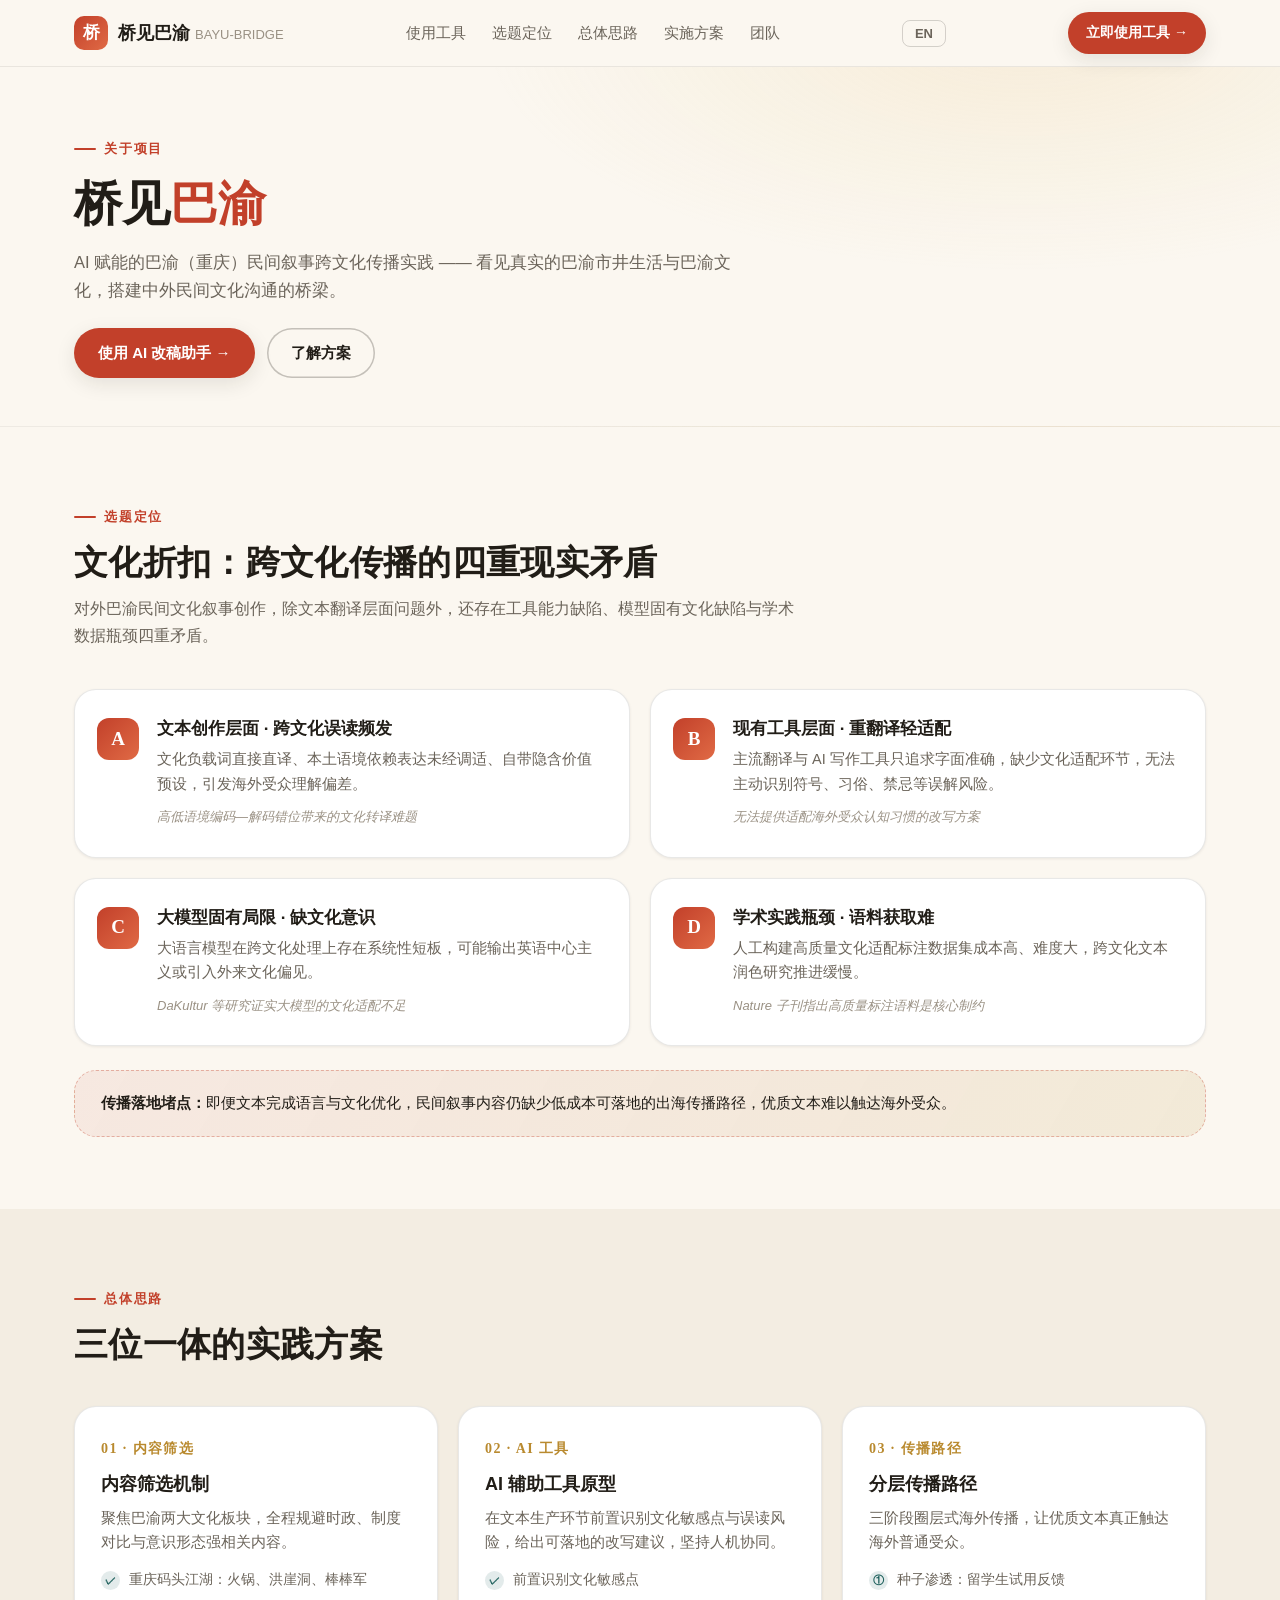
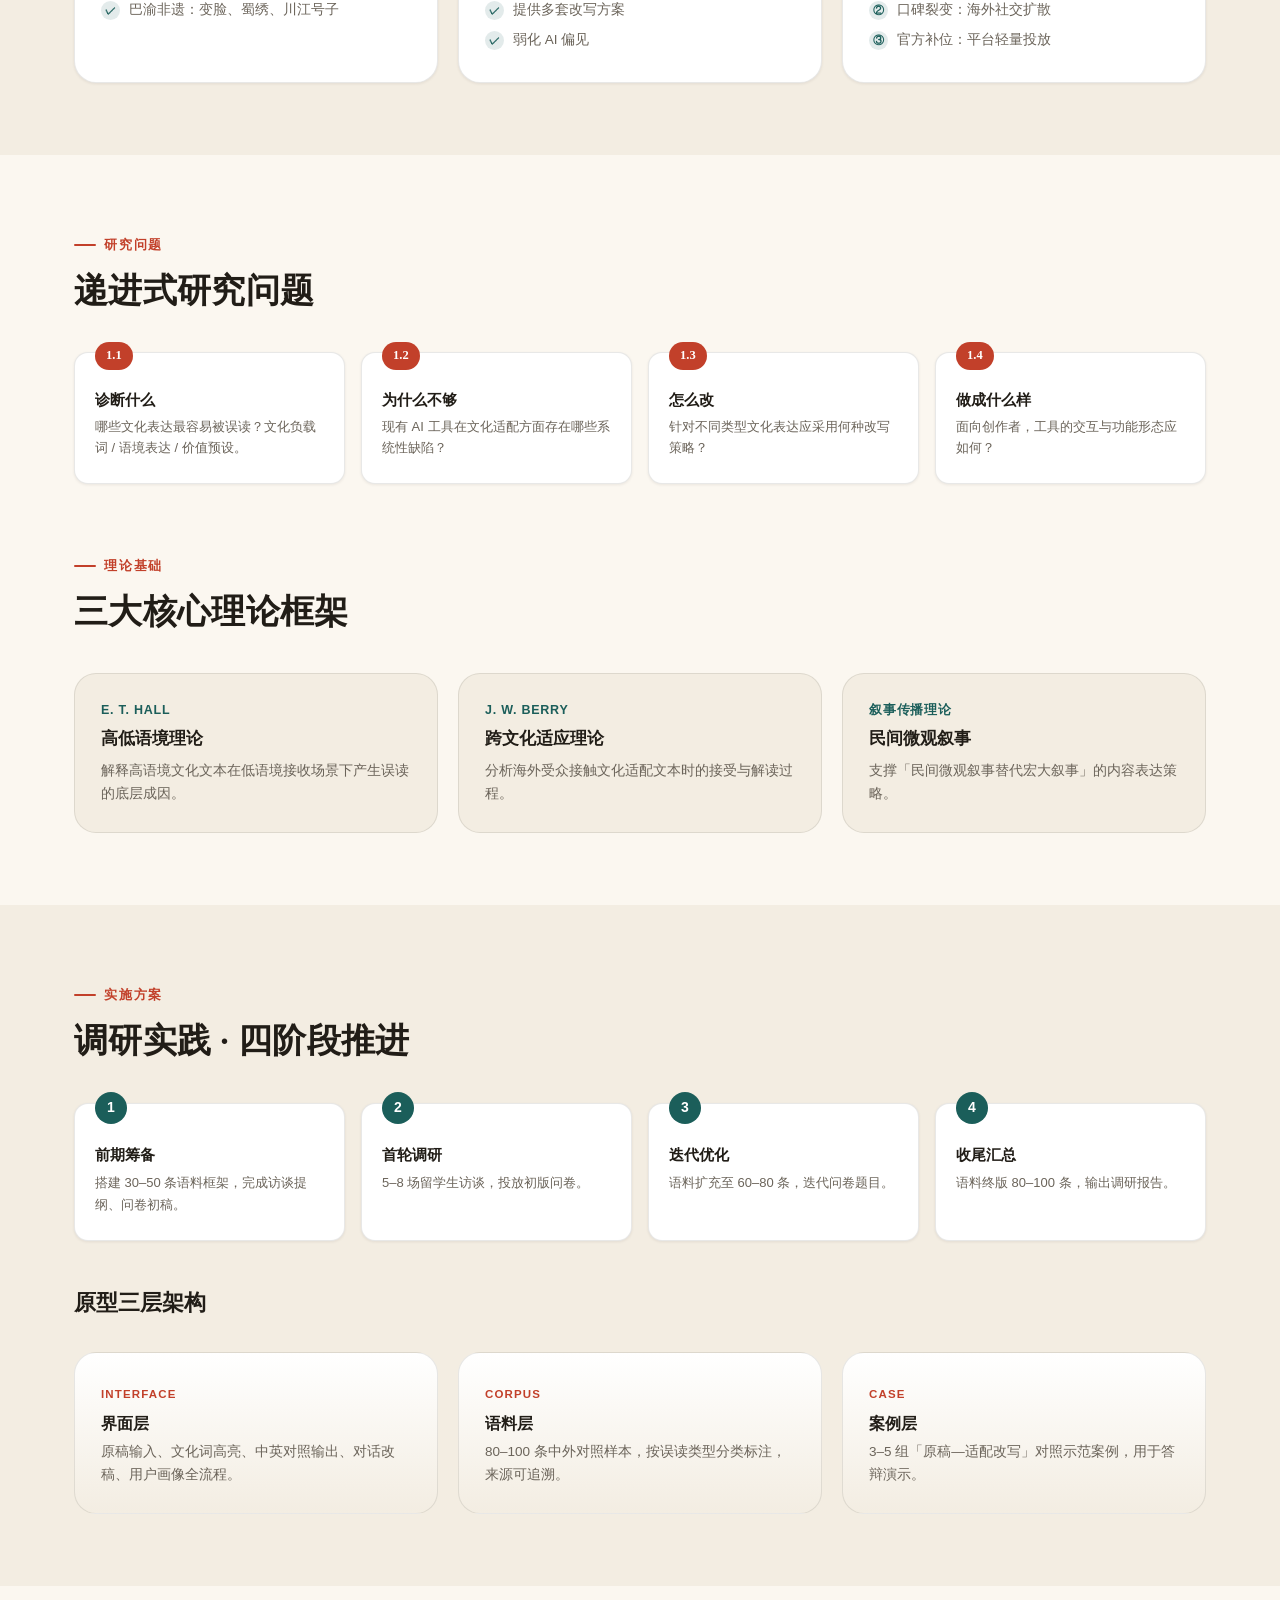
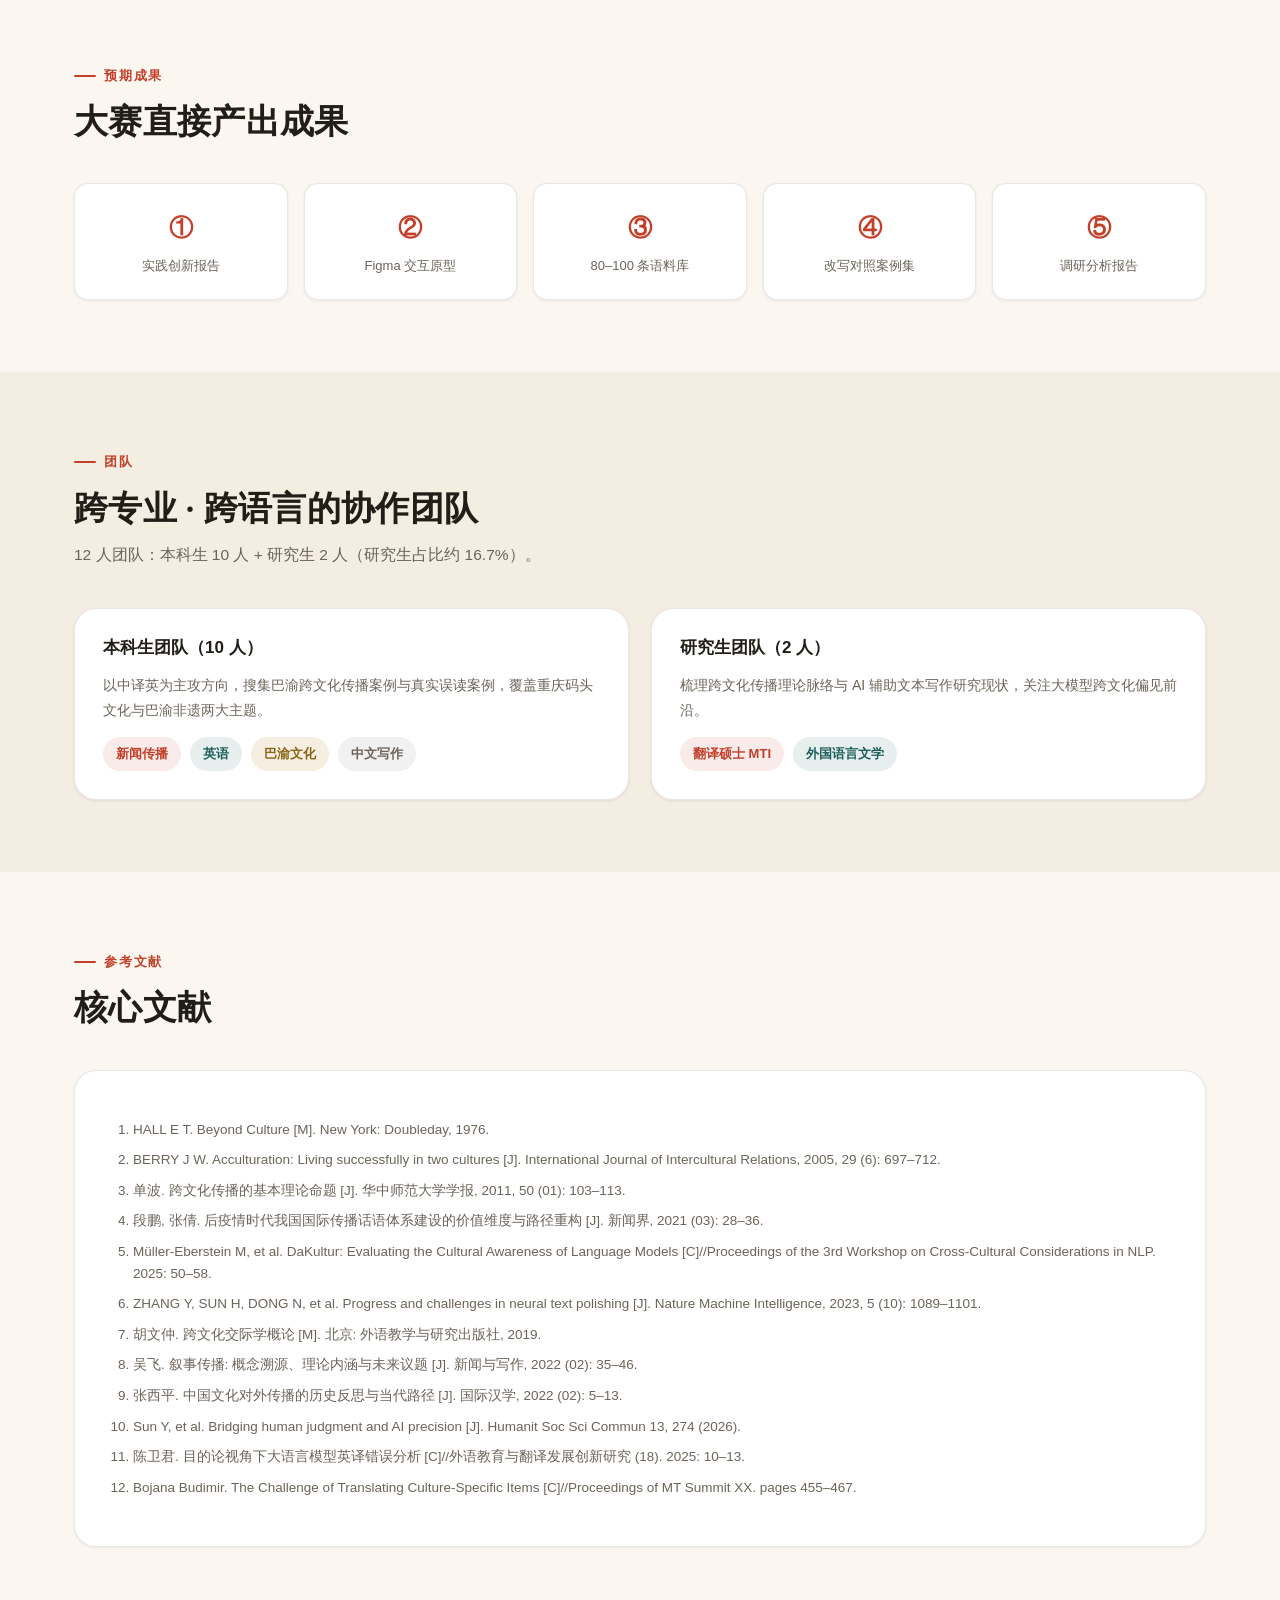
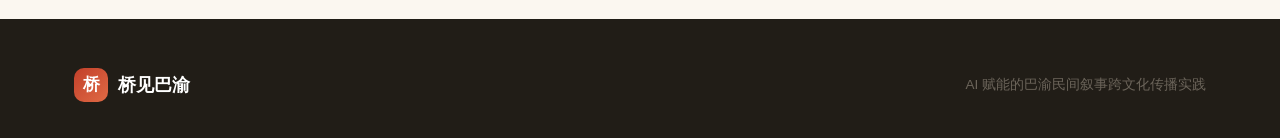
<file: about.html>
<!DOCTYPE html>
<html lang="zh-CN">
<head>
  <meta charset="UTF-8" />
  <meta name="viewport" content="width=device-width, initial-scale=1.0" />
  <title>关于项目 · 桥见巴渝</title>
  <meta name="description" content="桥见巴渝——AI 赋能的巴渝（重庆）民间叙事跨文化传播实践，项目背景、方案与团队介绍。" />
  <link rel="stylesheet" href="css/style.css" />
  <style>
    .nav {
      position: sticky; top: 0; z-index: 50;
      background: rgba(251, 247, 240, 0.86);
      backdrop-filter: blur(12px); -webkit-backdrop-filter: blur(12px);
      border-bottom: 1px solid rgba(33, 29, 23, 0.08);
    }
    .nav-inner { max-width: var(--maxw); margin: 0 auto; padding: 0 24px; height: 66px; display: flex; align-items: center; justify-content: space-between; }
    .brand { display: flex; align-items: center; gap: 10px; font-weight: 700; font-size: 18px; }
    .brand-mark { width: 34px; height: 34px; border-radius: 10px; background: linear-gradient(135deg, var(--cinnabar), #e06a45); display: grid; place-items: center; color: #fff; font-family: var(--font-serif); font-size: 17px; font-weight: 700; }
    .nav-links { display: flex; align-items: center; gap: 26px; }
    .nav-links a { font-size: 14.5px; color: var(--ink-soft); font-weight: 500; transition: color .16s; }
    .nav-links a:hover { color: var(--cinnabar); }
    .lang-btn { background: transparent; border: 1px solid rgba(33,29,23,.18); border-radius: 8px; padding: 5px 12px; font-size: 13px; font-weight: 700; color: var(--ink-soft); cursor: pointer; transition: color .16s, border-color .16s; }
    .lang-btn:hover { color: var(--cinnabar); border-color: var(--cinnabar); }

    .hero { padding: 64px 0 48px; background: radial-gradient(900px 400px at 80% -10%, rgba(230,201,135,.22), transparent 60%), var(--paper); border-bottom: 1px solid rgba(33,29,23,.06); }
    .hero-inner { max-width: var(--maxw); margin: 0 auto; padding: 0 24px; }
    .hero h1 { font-family: var(--font-serif); font-size: clamp(32px, 5vw, 48px); }
    .hero h1 .accent { color: var(--cinnabar); }
    .hero .lead { margin-top: 14px; max-width: 680px; color: var(--ink-soft); font-size: 16.5px; }
    .hero-actions { margin-top: 24px; display: flex; gap: 12px; flex-wrap: wrap; }

    .section { padding: 72px 0; }
    .section-head { max-width: 720px; margin-bottom: 40px; }
    .section-title { font-family: var(--font-serif); font-size: clamp(24px, 3.6vw, 34px); }
    .section-lead { margin-top: 12px; color: var(--ink-soft); font-size: 15.5px; }

    .pains { display: grid; grid-template-columns: repeat(2, 1fr); gap: 20px; }
    .pain { position: relative; padding: 28px 28px 28px 82px; background: #fff; border: var(--border); border-radius: var(--r-lg); box-shadow: var(--shadow-sm); }
    .pain-index { position: absolute; left: 22px; top: 28px; width: 42px; height: 42px; border-radius: 12px; display: grid; place-items: center; font-family: var(--font-serif); font-size: 19px; font-weight: 700; color: #fff; background: linear-gradient(135deg, var(--cinnabar), #e06a45); }
    .pain h3 { font-size: 17px; margin-bottom: 8px; }
    .pain p { color: var(--ink-soft); font-size: 14.5px; }
    .pain .pain-note { margin-top: 10px; font-size: 13px; color: var(--ink-faint); font-style: italic; }
    .gap-banner { margin-top: 24px; padding: 20px 26px; border-radius: var(--r-lg); background: linear-gradient(120deg, rgba(194,64,42,.08), rgba(185,138,47,.12)); border: 1px dashed rgba(194,64,42,.35); }
    .gap-banner p { color: var(--ink); font-size: 14.5px; }

    .pillars { display: grid; grid-template-columns: repeat(3, 1fr); gap: 20px; }
    .pillar { padding: 30px 26px; background: #fff; border: var(--border); border-radius: var(--r-lg); box-shadow: var(--shadow-sm); }
    .pillar-num { font-family: var(--font-serif); font-size: 14px; font-weight: 700; color: var(--gold); letter-spacing: .1em; margin-bottom: 12px; }
    .pillar h3 { font-size: 18px; margin-bottom: 10px; }
    .pillar p { color: var(--ink-soft); font-size: 14.5px; }
    .pillar .steps { margin-top: 14px; display: flex; flex-direction: column; gap: 7px; }
    .pillar .step { display: flex; align-items: center; gap: 9px; font-size: 13.5px; color: var(--ink-soft); }
    .pillar .step i { font-style: normal; width: 19px; height: 19px; border-radius: 50%; flex: none; background: rgba(27,94,90,.12); color: var(--teal); font-size: 11px; font-weight: 700; display: grid; place-items: center; }

    .questions { display: grid; grid-template-columns: repeat(4, 1fr); gap: 16px; }
    .question { padding: 24px 20px; background: #fff; border: var(--border); border-radius: var(--r-md); box-shadow: var(--shadow-sm); position: relative; padding-top: 38px; }
    .question .q-tag { position: absolute; top: -11px; left: 20px; font-family: var(--font-serif); font-size: 12.5px; font-weight: 700; padding: 3px 11px; border-radius: 999px; background: var(--cinnabar); color: #fff; }
    .question h4 { font-size: 15px; margin-bottom: 7px; }
    .question p { font-size: 13px; color: var(--ink-soft); line-height: 1.6; }

    .theories { display: grid; grid-template-columns: repeat(3, 1fr); gap: 20px; }
    .theory { padding: 26px; background: var(--paper-deep); border-radius: var(--r-lg); border: var(--border); }
    .theory .t-name { font-size: 12.5px; font-weight: 700; color: var(--teal); letter-spacing: .06em; margin-bottom: 7px; }
    .theory h3 { font-size: 17px; margin-bottom: 9px; }
    .theory p { font-size: 14px; color: var(--ink-soft); }

    .phases { display: grid; grid-template-columns: repeat(4, 1fr); gap: 16px; }
    .phase { padding: 24px 20px; background: #fff; border: var(--border); border-radius: var(--r-md); box-shadow: var(--shadow-sm); position: relative; padding-top: 42px; }
    .phase .p-num { position: absolute; top: -12px; left: 20px; width: 32px; height: 32px; border-radius: 50%; background: var(--teal); color: #fff; display: grid; place-items: center; font-weight: 700; font-size: 14px; }
    .phase h4 { font-size: 15px; margin-bottom: 7px; }
    .phase p { font-size: 13px; color: var(--ink-soft); }

    .layers { display: grid; grid-template-columns: repeat(3, 1fr); gap: 20px; margin-top: 36px; }
    .layer { padding: 26px; background: linear-gradient(180deg, #fff, var(--paper-deep)); border: var(--border); border-radius: var(--r-lg); }
    .layer .l-tag { display: inline-block; font-size: 11.5px; font-weight: 700; color: var(--cinnabar); letter-spacing: .1em; margin-bottom: 9px; }
    .layer h4 { font-size: 16px; margin-bottom: 7px; }
    .layer p { font-size: 13.5px; color: var(--ink-soft); }

    .outcomes { display: grid; grid-template-columns: repeat(5, 1fr); gap: 16px; }
    .outcome { padding: 24px 16px; background: #fff; border: var(--border); border-radius: var(--r-md); box-shadow: var(--shadow-sm); text-align: center; }
    .outcome .o-num { font-family: var(--font-serif); font-size: 24px; font-weight: 700; color: var(--cinnabar); }
    .outcome p { margin-top: 7px; font-size: 13px; color: var(--ink-soft); line-height: 1.5; }

    .team-summary { display: grid; grid-template-columns: 1fr 1fr; gap: 22px; }
    .team-card { padding: 28px; background: #fff; border: var(--border); border-radius: var(--r-lg); box-shadow: var(--shadow-sm); }
    .team-card h3 { font-size: 17px; margin-bottom: 14px; }
    .team-card p { color: var(--ink-soft); font-size: 14px; line-height: 1.8; }
    .team-major { display: flex; flex-wrap: wrap; gap: 9px; margin-top: 14px; }
    .team-major .tag { font-size: 13px; padding: 6px 13px; }

    .refs { background: #fff; border: var(--border); border-radius: var(--r-lg); box-shadow: var(--shadow-sm); padding: 32px 36px; }
    .refs ol { padding-left: 22px; }
    .refs li { font-size: 13.5px; color: var(--ink-soft); margin-bottom: 9px; line-height: 1.6; }

    .footer { padding: 48px 0 36px; background: var(--ink); color: rgba(251,247,240,.7); }
    .footer-inner { max-width: var(--maxw); margin: 0 auto; padding: 0 24px; display: flex; align-items: center; justify-content: space-between; flex-wrap: wrap; gap: 16px; }
    .footer .brand { color: #fff; }
    .footer p { font-size: 13.5px; }

    @media (max-width: 900px) {
      .pains, .pillars, .theories, .layers, .outcomes { grid-template-columns: 1fr 1fr; }
      .questions, .phases { grid-template-columns: 1fr 1fr; }
      .team-summary { grid-template-columns: 1fr; }
      .nav-links { display: none; }
    }
    @media (max-width: 560px) {
      .pains, .pillars, .theories, .layers, .outcomes, .questions, .phases { grid-template-columns: 1fr; }
    }
  </style>
</head>
<body>

  <header class="nav">
    <div class="nav-inner">
      <a class="brand" href="index.html">
        <span class="brand-mark">桥</span>
        <span>桥见巴渝 <span style="font-weight:400;color:var(--ink-faint);font-size:13px;">BAYU-BRIDGE</span></span>
      </a>
      <nav class="nav-links">
        <a href="index.html" data-i18n="navTool">使用工具</a>
        <a href="#pains">选题定位</a>
        <a href="#solution">总体思路</a>
        <a href="#plan">实施方案</a>
        <a href="#team">团队</a>
      </nav>
      <button class="lang-btn" id="langBtn">EN</button>
      <a class="btn btn-primary btn-sm" href="index.html" data-i18n="aboutCta">立即使用工具 →</a>
    </div>
  </header>

  <section class="hero">
    <div class="hero-inner">
      <span class="eyebrow" data-i18n="navAbout">关于项目</span>
      <h1>桥见<span class="accent">巴渝</span></h1>
      <p class="lead">AI 赋能的巴渝（重庆）民间叙事跨文化传播实践 —— 看见真实的巴渝市井生活与巴渝文化，搭建中外民间文化沟通的桥梁。</p>
      <div class="hero-actions">
        <a class="btn btn-primary" href="index.html">使用 AI 改稿助手 →</a>
        <a class="btn btn-ghost" href="#pains">了解方案</a>
      </div>
    </div>
  </section>

  <section class="section" id="pains">
    <div class="container">
      <div class="section-head">
        <span class="eyebrow">选题定位</span>
        <h2 class="section-title">文化折扣：跨文化传播的四重现实矛盾</h2>
        <p class="section-lead">对外巴渝民间文化叙事创作，除文本翻译层面问题外，还存在工具能力缺陷、模型固有文化缺陷与学术数据瓶颈四重矛盾。</p>
      </div>
      <div class="pains">
        <div class="pain"><span class="pain-index">A</span><h3>文本创作层面 · 跨文化误读频发</h3><p>文化负载词直接直译、本土语境依赖表达未经调适、自带隐含价值预设，引发海外受众理解偏差。</p><p class="pain-note">高低语境编码—解码错位带来的文化转译难题</p></div>
        <div class="pain"><span class="pain-index">B</span><h3>现有工具层面 · 重翻译轻适配</h3><p>主流翻译与 AI 写作工具只追求字面准确，缺少文化适配环节，无法主动识别符号、习俗、禁忌等误解风险。</p><p class="pain-note">无法提供适配海外受众认知习惯的改写方案</p></div>
        <div class="pain"><span class="pain-index">C</span><h3>大模型固有局限 · 缺文化意识</h3><p>大语言模型在跨文化处理上存在系统性短板，可能输出英语中心主义或引入外来文化偏见。</p><p class="pain-note">DaKultur 等研究证实大模型的文化适配不足</p></div>
        <div class="pain"><span class="pain-index">D</span><h3>学术实践瓶颈 · 语料获取难</h3><p>人工构建高质量文化适配标注数据集成本高、难度大，跨文化文本润色研究推进缓慢。</p><p class="pain-note">Nature 子刊指出高质量标注语料是核心制约</p></div>
      </div>
      <div class="gap-banner"><p><strong>传播落地堵点：</strong>即便文本完成语言与文化优化，民间叙事内容仍缺少低成本可落地的出海传播路径，优质文本难以触达海外受众。</p></div>
    </div>
  </section>

  <section class="section" id="solution" style="background:var(--paper-deep);">
    <div class="container">
      <div class="section-head">
        <span class="eyebrow">总体思路</span>
        <h2 class="section-title">三位一体的实践方案</h2>
      </div>
      <div class="pillars">
        <div class="pillar"><div class="pillar-num">01 · 内容筛选</div><h3>内容筛选机制</h3><p>聚焦巴渝两大文化板块，全程规避时政、制度对比与意识形态强相关内容。</p><div class="steps"><div class="step"><i>✓</i>重庆码头江湖：火锅、洪崖洞、棒棒军</div><div class="step"><i>✓</i>巴渝非遗：变脸、蜀绣、川江号子</div></div></div>
        <div class="pillar"><div class="pillar-num">02 · AI 工具</div><h3>AI 辅助工具原型</h3><p>在文本生产环节前置识别文化敏感点与误读风险，给出可落地的改写建议，坚持人机协同。</p><div class="steps"><div class="step"><i>✓</i>前置识别文化敏感点</div><div class="step"><i>✓</i>提供多套改写方案</div><div class="step"><i>✓</i>弱化 AI 偏见</div></div></div>
        <div class="pillar"><div class="pillar-num">03 · 传播路径</div><h3>分层传播路径</h3><p>三阶段圈层式海外传播，让优质文本真正触达海外普通受众。</p><div class="steps"><div class="step"><i>①</i>种子渗透：留学生试用反馈</div><div class="step"><i>②</i>口碑裂变：海外社交扩散</div><div class="step"><i>③</i>官方补位：平台轻量投放</div></div></div>
      </div>
    </div>
  </section>

  <section class="section">
    <div class="container">
      <div class="section-head">
        <span class="eyebrow">研究问题</span>
        <h2 class="section-title">递进式研究问题</h2>
      </div>
      <div class="questions">
        <div class="question"><span class="q-tag">1.1</span><h4>诊断什么</h4><p>哪些文化表达最容易被误读？文化负载词 / 语境表达 / 价值预设。</p></div>
        <div class="question"><span class="q-tag">1.2</span><h4>为什么不够</h4><p>现有 AI 工具在文化适配方面存在哪些系统性缺陷？</p></div>
        <div class="question"><span class="q-tag">1.3</span><h4>怎么改</h4><p>针对不同类型文化表达应采用何种改写策略？</p></div>
        <div class="question"><span class="q-tag">1.4</span><h4>做成什么样</h4><p>面向创作者，工具的交互与功能形态应如何？</p></div>
      </div>

      <div class="section-head" style="margin-top:64px;">
        <span class="eyebrow">理论基础</span>
        <h2 class="section-title">三大核心理论框架</h2>
      </div>
      <div class="theories">
        <div class="theory"><div class="t-name">E. T. HALL</div><h3>高低语境理论</h3><p>解释高语境文化文本在低语境接收场景下产生误读的底层成因。</p></div>
        <div class="theory"><div class="t-name">J. W. BERRY</div><h3>跨文化适应理论</h3><p>分析海外受众接触文化适配文本时的接受与解读过程。</p></div>
        <div class="theory"><div class="t-name">叙事传播理论</div><h3>民间微观叙事</h3><p>支撑「民间微观叙事替代宏大叙事」的内容表达策略。</p></div>
      </div>
    </div>
  </section>

  <section class="section" id="plan" style="background:var(--paper-deep);">
    <div class="container">
      <div class="section-head">
        <span class="eyebrow">实施方案</span>
        <h2 class="section-title">调研实践 · 四阶段推进</h2>
      </div>
      <div class="phases">
        <div class="phase"><span class="p-num">1</span><h4>前期筹备</h4><p>搭建 30–50 条语料框架，完成访谈提纲、问卷初稿。</p></div>
        <div class="phase"><span class="p-num">2</span><h4>首轮调研</h4><p>5–8 场留学生访谈，投放初版问卷。</p></div>
        <div class="phase"><span class="p-num">3</span><h4>迭代优化</h4><p>语料扩充至 60–80 条，迭代问卷题目。</p></div>
        <div class="phase"><span class="p-num">4</span><h4>收尾汇总</h4><p>语料终版 80–100 条，输出调研报告。</p></div>
      </div>
      <h3 style="font-family:var(--font-serif);font-size:22px;margin:48px 0 6px;">原型三层架构</h3>
      <div class="layers">
        <div class="layer"><span class="l-tag">INTERFACE</span><h4>界面层</h4><p>原稿输入、文化词高亮、中英对照输出、对话改稿、用户画像全流程。</p></div>
        <div class="layer"><span class="l-tag">CORPUS</span><h4>语料层</h4><p>80–100 条中外对照样本，按误读类型分类标注，来源可追溯。</p></div>
        <div class="layer"><span class="l-tag">CASE</span><h4>案例层</h4><p>3–5 组「原稿—适配改写」对照示范案例，用于答辩演示。</p></div>
      </div>
    </div>
  </section>

  <section class="section">
    <div class="container">
      <div class="section-head">
        <span class="eyebrow">预期成果</span>
        <h2 class="section-title">大赛直接产出成果</h2>
      </div>
      <div class="outcomes">
        <div class="outcome"><span class="o-num">①</span><p>实践创新报告</p></div>
        <div class="outcome"><span class="o-num">②</span><p>Figma 交互原型</p></div>
        <div class="outcome"><span class="o-num">③</span><p>80–100 条语料库</p></div>
        <div class="outcome"><span class="o-num">④</span><p>改写对照案例集</p></div>
        <div class="outcome"><span class="o-num">⑤</span><p>调研分析报告</p></div>
      </div>
    </div>
  </section>

  <section class="section" id="team" style="background:var(--paper-deep);">
    <div class="container">
      <div class="section-head">
        <span class="eyebrow">团队</span>
        <h2 class="section-title">跨专业 · 跨语言的协作团队</h2>
        <p class="section-lead">12 人团队：本科生 10 人 + 研究生 2 人（研究生占比约 16.7%）。</p>
      </div>
      <div class="team-summary">
        <div class="team-card"><h3>本科生团队（10 人）</h3><p>以中译英为主攻方向，搜集巴渝跨文化传播案例与真实误读案例，覆盖重庆码头文化与巴渝非遗两大主题。</p><div class="team-major"><span class="tag tag-red">新闻传播</span><span class="tag tag-teal">英语</span><span class="tag tag-gold">巴渝文化</span><span class="tag tag-gray">中文写作</span></div></div>
        <div class="team-card"><h3>研究生团队（2 人）</h3><p>梳理跨文化传播理论脉络与 AI 辅助文本写作研究现状，关注大模型跨文化偏见前沿。</p><div class="team-major"><span class="tag tag-red">翻译硕士 MTI</span><span class="tag tag-teal">外国语言文学</span></div></div>
      </div>
    </div>
  </section>

  <section class="section">
    <div class="container">
      <div class="section-head">
        <span class="eyebrow">参考文献</span>
        <h2 class="section-title">核心文献</h2>
      </div>
      <div class="refs">
        <ol>
          <li>HALL E T. Beyond Culture [M]. New York: Doubleday, 1976.</li>
          <li>BERRY J W. Acculturation: Living successfully in two cultures [J]. International Journal of Intercultural Relations, 2005, 29 (6): 697–712.</li>
          <li>单波. 跨文化传播的基本理论命题 [J]. 华中师范大学学报, 2011, 50 (01): 103–113.</li>
          <li>段鹏, 张倩. 后疫情时代我国国际传播话语体系建设的价值维度与路径重构 [J]. 新闻界, 2021 (03): 28–36.</li>
          <li>Müller-Eberstein M, et al. DaKultur: Evaluating the Cultural Awareness of Language Models [C]//Proceedings of the 3rd Workshop on Cross-Cultural Considerations in NLP. 2025: 50–58.</li>
          <li>ZHANG Y, SUN H, DONG N, et al. Progress and challenges in neural text polishing [J]. Nature Machine Intelligence, 2023, 5 (10): 1089–1101.</li>
          <li>胡文仲. 跨文化交际学概论 [M]. 北京: 外语教学与研究出版社, 2019.</li>
          <li>吴飞. 叙事传播: 概念溯源、理论内涵与未来议题 [J]. 新闻与写作, 2022 (02): 35–46.</li>
          <li>张西平. 中国文化对外传播的历史反思与当代路径 [J]. 国际汉学, 2022 (02): 5–13.</li>
          <li>Sun Y, et al. Bridging human judgment and AI precision [J]. Humanit Soc Sci Commun 13, 274 (2026).</li>
          <li>陈卫君. 目的论视角下大语言模型英译错误分析 [C]//外语教育与翻译发展创新研究 (18). 2025: 10–13.</li>
          <li>Bojana Budimir. The Challenge of Translating Culture-Specific Items [C]//Proceedings of MT Summit XX. pages 455–467.</li>
        </ol>
      </div>
    </div>
  </section>

  <footer class="footer">
    <div class="footer-inner">
      <a class="brand" href="index.html"><span class="brand-mark">桥</span><span>桥见巴渝</span></a>
      <p>AI 赋能的巴渝民间叙事跨文化传播实践</p>
    </div>
  </footer>

  <script src="js/config.js?v=7"></script>
  <script src="js/i18n.js?v=1"></script>
  <script src="js/storage.js?v=7"></script>
  <script>
    document.addEventListener("DOMContentLoaded", function () {
      QJC.i18n.setLang(QJC.storage.loadSettings().uiLang || "zh");
      var btn = document.getElementById("langBtn");
      if (btn) btn.addEventListener("click", function () {
        QJC.i18n.setLang(QJC.i18n.getLang() === "zh" ? "en" : "zh");
      });
    });
  </script>
</body>
</html>
</file>
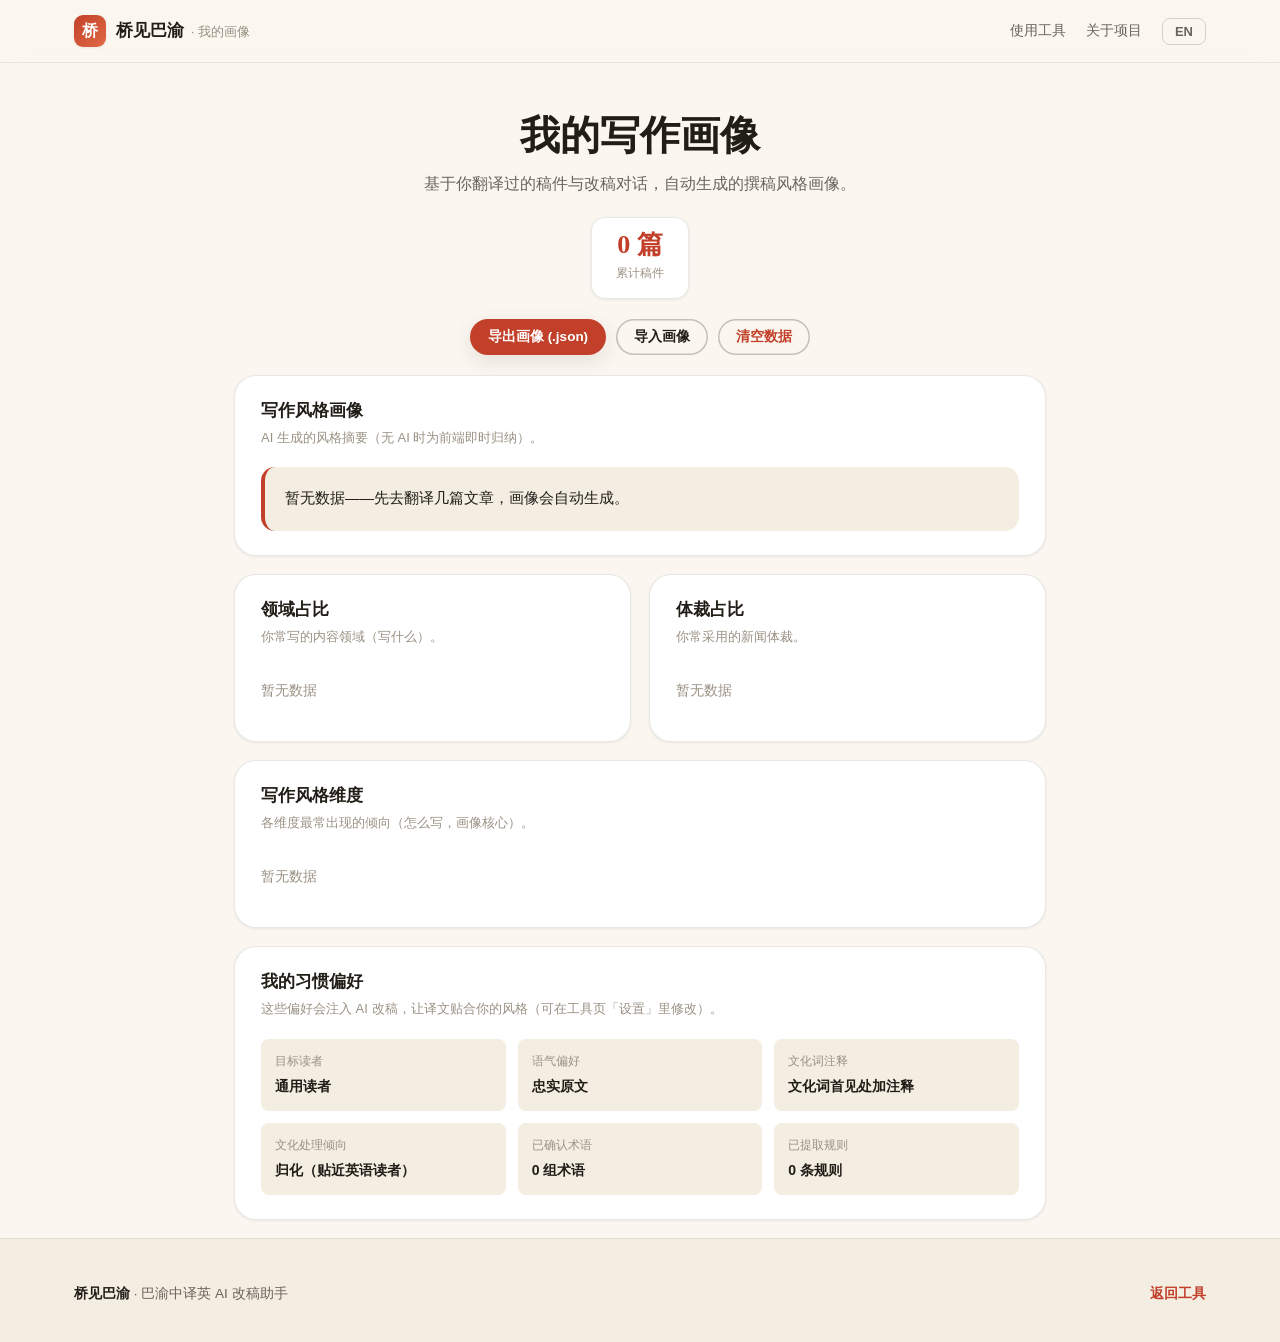
<file: profile.html>
<!DOCTYPE html>
<html lang="zh-CN">
<head>
  <meta charset="UTF-8" />
  <meta name="viewport" content="width=device-width, initial-scale=1.0" />
  <title>我的画像 · 桥见巴渝</title>
  <meta name="description" content="桥见巴渝 · 用户写作画像报告：领域、体裁、写作风格占比与习惯偏好。" />
  <link rel="stylesheet" href="css/style.css" />
  <style>
    body { background: var(--paper); }
    .topbar {
      position: sticky; top: 0; z-index: 60;
      background: rgba(251, 247, 240, 0.88);
      backdrop-filter: blur(12px); -webkit-backdrop-filter: blur(12px);
      border-bottom: 1px solid rgba(33, 29, 23, 0.08);
    }
    .topbar-inner {
      max-width: var(--maxw); margin: 0 auto; padding: 0 24px;
      height: 62px; display: flex; align-items: center; justify-content: space-between; gap: 16px;
    }
    .brand { display: flex; align-items: center; gap: 10px; font-weight: 700; font-size: 17px; }
    .brand-mark {
      width: 32px; height: 32px; border-radius: 9px; display: grid; place-items: center;
      background: linear-gradient(135deg, var(--cinnabar), #e06a45); color: #fff;
      font-family: var(--font-serif); font-size: 16px; font-weight: 700; box-shadow: var(--shadow-sm);
    }
    .brand small { font-weight: 500; color: var(--ink-faint); font-size: 13px; margin-left: 2px; }
    .topbar nav { display: flex; align-items: center; gap: 20px; }
    .topbar nav a { font-size: 14px; color: var(--ink-soft); font-weight: 500; transition: color .16s; }
    .topbar nav a:hover { color: var(--cinnabar); }
    .lang-btn { background: transparent; border: 1px solid rgba(33,29,23,.18); border-radius: 8px; padding: 5px 12px; font-size: 13px; font-weight: 700; color: var(--ink-soft); cursor: pointer; transition: color .16s, border-color .16s; }
    .lang-btn:hover { color: var(--cinnabar); border-color: var(--cinnabar); }

    .container-narrow { max-width: 860px; margin: 0 auto; padding: 0 24px; }
    .page-head { padding: 48px 0 12px; text-align: center; }
    .page-head h1 { font-family: var(--font-serif); font-size: clamp(28px, 4.6vw, 40px); }
    .page-head p { margin-top: 10px; color: var(--ink-soft); font-size: 15.5px; }

    .stat-strip { display: flex; justify-content: center; gap: 12px; margin: 20px 0 8px; flex-wrap: wrap; }
    .stat-card { background: #fff; border: var(--border); border-radius: var(--r-md); padding: 14px 24px; box-shadow: var(--shadow-sm); text-align: center; }
    .stat-card .num { font-family: var(--font-serif); font-size: 26px; font-weight: 700; color: var(--cinnabar); line-height: 1; }
    .stat-card .cap { font-size: 12px; color: var(--ink-faint); margin-top: 5px; }

    .panel { background: #fff; border: var(--border); border-radius: var(--r-lg); box-shadow: var(--shadow-sm); padding: 24px 26px; margin-bottom: 18px; }
    .panel h2 { font-size: 17px; margin-bottom: 6px; }
    .panel .panel-sub { font-size: 13px; color: var(--ink-faint); margin-bottom: 18px; }
    .grid-2 { display: grid; grid-template-columns: 1fr 1fr; gap: 18px; }
    @media (max-width: 640px) { .grid-2 { grid-template-columns: 1fr; } }

    .portrait-box { background: var(--paper-deep); border-radius: var(--r-md); padding: 18px 20px; font-size: 14.5px; line-height: 1.9; color: var(--ink); border-left: 4px solid var(--cinnabar); }

    .pref-grid { display: grid; grid-template-columns: repeat(3, 1fr); gap: 12px; }
    @media (max-width: 640px) { .pref-grid { grid-template-columns: 1fr; } }
    .pref-item { background: var(--paper-deep); border-radius: var(--r-sm); padding: 12px 14px; }
    .pref-item .k { font-size: 12px; color: var(--ink-faint); margin-bottom: 4px; }
    .pref-item .v { font-size: 14px; font-weight: 600; color: var(--ink); }

    .toolbar { display: flex; gap: 10px; flex-wrap: wrap; margin-bottom: 20px; justify-content: center; }
    .toolbar .btn { font-size: 13.5px; }
  </style>
</head>
<body>

  <header class="topbar">
    <div class="topbar-inner">
      <a class="brand" href="index.html">
        <span class="brand-mark">桥</span>
        <span>桥见巴渝 <small>· <span data-i18n="brandProfile">我的画像</span></small></span>
      </a>
      <nav>
        <a href="index.html" data-i18n="navTool">使用工具</a>
        <a href="about.html" data-i18n="navAbout">关于项目</a>
        <button class="lang-btn" id="langBtn">EN</button>
      </nav>
    </div>
  </header>

  <main>
    <section class="page-head container-narrow">
      <h1 data-i18n="profileTitle">我的写作画像</h1>
      <p data-i18n="profileSub">基于你翻译过的稿件与改稿对话，自动生成的撰稿风格画像。</p>
      <div class="stat-strip">
        <div class="stat-card"><div class="num" id="profileTotal">0</div><div class="cap" data-i18n="profileTotalCap">累计稿件</div></div>
      </div>
    </section>

    <div class="container-narrow">
      <div class="toolbar">
        <button class="btn btn-primary btn-sm" id="exportBtn" data-i18n="profileExport">导出画像 (.json)</button>
        <button class="btn btn-ghost btn-sm" id="importBtn" data-i18n="profileImport">导入画像</button>
        <button class="btn btn-ghost btn-sm" id="clearBtn" style="color:var(--cinnabar)" data-i18n="profileClear">清空数据</button>
        <input type="file" id="importFile" accept="application/json" style="display:none" />
      </div>

      <div class="panel">
        <h2 data-i18n="profileStylePanel">写作风格画像</h2>
        <p class="panel-sub" data-i18n="profileStyleSub">AI 生成的风格摘要（无 AI 时为前端即时归纳）。</p>
        <div class="portrait-box" id="portraitSummary">暂无数据——先去翻译几篇文章，画像会自动生成。</div>
      </div>

      <div class="grid-2">
        <div class="panel">
          <h2 data-i18n="profileDomainPanel">领域占比</h2>
          <p class="panel-sub" data-i18n="profileDomainSub">你常写的内容领域（写什么）。</p>
          <div id="domainBars"></div>
        </div>
        <div class="panel">
          <h2 data-i18n="profileGenrePanel">体裁占比</h2>
          <p class="panel-sub" data-i18n="profileGenreSub">你常采用的新闻体裁。</p>
          <div id="genreBars"></div>
        </div>
      </div>

      <div class="panel">
        <h2 data-i18n="profileStyleDimPanel">写作风格维度</h2>
        <p class="panel-sub" data-i18n="profileStyleDimSub">各维度最常出现的倾向（怎么写，画像核心）。</p>
        <div id="styleBars"></div>
      </div>

      <div class="panel">
        <h2 data-i18n="profilePrefPanel">我的习惯偏好</h2>
        <p class="panel-sub" data-i18n="profilePrefSub">这些偏好会注入 AI 改稿，让译文贴合你的风格（可在工具页「设置」里修改）。</p>
        <div class="pref-grid">
          <div class="pref-item"><div class="k" data-i18n="prefLabelAudience">目标读者</div><div class="v" id="prefAudience">—</div></div>
          <div class="pref-item"><div class="k" data-i18n="prefLabelTone">语气偏好</div><div class="v" id="prefTone">—</div></div>
          <div class="pref-item"><div class="k" data-i18n="prefLabelAnnotate">文化词注释</div><div class="v" id="prefAnnotate">—</div></div>
          <div class="pref-item"><div class="k" data-i18n="prefLabelDomestication">文化处理倾向</div><div class="v" id="prefDomestication">—</div></div>
          <div class="pref-item"><div class="k" data-i18n="prefLabelTerms">已确认术语</div><div class="v" id="prefTerms">0 组</div></div>
          <div class="pref-item"><div class="k" data-i18n="prefLabelRules">已提取规则</div><div class="v" id="prefRules">0 条</div></div>
        </div>
      </div>
    </div>
  </main>

  <footer class="footer">
    <div class="footer-inner">
      <p><strong style="color:var(--ink)">桥见巴渝</strong> · <span data-i18n="footerTagline">巴渝中译英 AI 改稿助手</span></p>
      <p><a href="index.html" data-i18n="backTool">返回工具</a></p>
    </div>
  </footer>

  <script src="js/config.js?v=7"></script>
  <script src="js/i18n.js?v=1"></script>
  <script src="js/data.js?v=8"></script>
  <script src="js/storage.js?v=7"></script>
  <script src="js/prompts.js?v=9"></script>
  <script src="js/segments.js?v=7"></script>
  <script src="js/api.js?v=9"></script>
  <script src="js/profile.js?v=7"></script>
  <script>
    document.addEventListener("DOMContentLoaded", function () {
      QJC.i18n.setOnLangChange(function () { QJC.profile.renderReport(); });
      QJC.i18n.setLang(QJC.storage.loadSettings().uiLang || "zh");

      document.getElementById("langBtn").addEventListener("click", function () {
        QJC.i18n.setLang(QJC.i18n.getLang() === "zh" ? "en" : "zh");
      });

      document.getElementById("exportBtn").addEventListener("click", function () {
        var json = QJC.storage.exportJSON();
        var blob = new Blob([json], { type: "application/json" });
        var a = document.createElement("a");
        a.href = URL.createObjectURL(blob);
        a.download = QJC.i18n.t("profileExportName");
        document.body.appendChild(a);
        a.click();
        a.remove();
      });

      document.getElementById("importBtn").addEventListener("click", function () {
        document.getElementById("importFile").click();
      });

      document.getElementById("importFile").addEventListener("change", function (e) {
        var f = e.target.files[0];
        if (!f) return;
        var r = new FileReader();
        r.onload = function () {
          var res = QJC.storage.importJSON(r.result);
          if (res.ok) { QJC.profile.renderReport(); alert(QJC.i18n.t("importOk")); }
          else { alert(QJC.i18n.t("importFail", { err: res.error })); }
        };
        r.readAsText(f);
        e.target.value = "";
      });

      document.getElementById("clearBtn").addEventListener("click", function () {
        if (confirm(QJC.i18n.t("profileConfirmClear"))) {
          QJC.storage.clear();
          QJC.profile.renderReport();
        }
      });
    });
  </script>
</body>
</html>
</file>
<file: css/style.css>
/* ==========================================================================
   桥见中国 · 设计系统
   主题：中国风（桥梁/朱砂/宣纸）+ AI 科技感（深青/玻璃态）
   ========================================================================== */

:root {
  /* 色彩 */
  --paper: #fbf7f0;            /* 宣纸米白 */
  --paper-deep: #f3ede2;       /* 深一档米白 */
  --ink: #211d17;              /* 墨色 */
  --ink-soft: #6b645a;         /* 次级文字 */
  --ink-faint: #9a9184;        /* 弱文字 */

  --cinnabar: #c2402a;         /* 朱砂红 · 主色 */
  --cinnabar-deep: #a33422;
  --gold: #b98a2f;             /* 鎏金 */
  --gold-light: #e6c987;

  --teal: #1b5e5a;             /* 深青 · AI 科技 */
  --teal-soft: #2a7d76;

  /* 风险等级 */
  --risk-high: #c2402a;
  --risk-mid: #b98a2f;
  --risk-low: #1b7a5a;

  /* 阴影与边框 */
  --shadow-sm: 0 1px 3px rgba(33, 29, 23, 0.08);
  --shadow-md: 0 6px 20px rgba(33, 29, 23, 0.10);
  --shadow-lg: 0 16px 44px rgba(33, 29, 23, 0.14);
  --ring: 0 0 0 3px rgba(194, 64, 42, 0.16);
  --border: 1px solid rgba(33, 29, 23, 0.10);
  --border-strong: 1px solid rgba(33, 29, 23, 0.20);

  /* 圆角 */
  --r-sm: 8px;
  --r-md: 14px;
  --r-lg: 22px;
  --r-xl: 30px;

  /* 字体 */
  --font-serif: "Songti SC", "Noto Serif SC", "STSong", "SimSun", serif;
  --font-sans: -apple-system, BlinkMacSystemFont, "Segoe UI", "PingFang SC",
    "Hiragino Sans GB", "Microsoft YaHei", "Helvetica Neue", Arial, sans-serif;

  --maxw: 1180px;
}

/* ---------- 基础重置 ---------- */
*, *::before, *::after { box-sizing: border-box; }

html { scroll-behavior: smooth; }

body {
  margin: 0;
  font-family: var(--font-sans);
  color: var(--ink);
  background: var(--paper);
  line-height: 1.7;
  -webkit-font-smoothing: antialiased;
  text-rendering: optimizeLegibility;
}

h1, h2, h3, h4 { font-weight: 700; line-height: 1.25; margin: 0; }
p { margin: 0; }
a { color: inherit; text-decoration: none; }
ul { margin: 0; padding: 0; list-style: none; }
img { max-width: 100%; display: block; }
button { font-family: inherit; cursor: pointer; }
::selection { background: rgba(194, 64, 42, 0.20); }

.container { max-width: var(--maxw); margin: 0 auto; padding: 0 24px; }

/* ---------- 通用组件 ---------- */

/* 章节标题 */
.section { padding: 88px 0; }
.section-tight { padding: 56px 0; }

.eyebrow {
  display: inline-flex;
  align-items: center;
  gap: 8px;
  font-size: 13px;
  font-weight: 600;
  letter-spacing: 0.14em;
  text-transform: uppercase;
  color: var(--cinnabar);
  margin-bottom: 14px;
}
.eyebrow::before {
  content: "";
  width: 22px; height: 2px;
  background: var(--cinnabar);
  border-radius: 2px;
}

.section-title {
  font-family: var(--font-serif);
  font-size: clamp(26px, 4vw, 40px);
  letter-spacing: 0.01em;
  color: var(--ink);
}
.section-lead {
  margin-top: 14px;
  max-width: 720px;
  color: var(--ink-soft);
  font-size: 16.5px;
}

/* 按钮 */
.btn {
  display: inline-flex;
  align-items: center;
  gap: 8px;
  padding: 12px 24px;
  border-radius: 999px;
  font-size: 15px;
  font-weight: 600;
  border: none;
  transition: transform 0.16s ease, box-shadow 0.16s ease, background 0.16s ease;
  white-space: nowrap;
}
.btn:hover { transform: translateY(-2px); }
.btn:active { transform: translateY(0); }

.btn-primary { background: var(--cinnabar); color: #fff; box-shadow: var(--shadow-md); }
.btn-primary:hover { background: var(--cinnabar-deep); box-shadow: var(--shadow-lg); }

.btn-ghost {
  background: transparent;
  color: var(--ink);
  box-shadow: inset 0 0 0 1.5px rgba(33, 29, 23, 0.25);
}
.btn-ghost:hover { box-shadow: inset 0 0 0 1.5px var(--cinnabar); color: var(--cinnabar); }

.btn-light { background: #fff; color: var(--ink); box-shadow: var(--shadow-md); }
.btn-light:hover { box-shadow: var(--shadow-lg); }

.btn-sm { padding: 9px 18px; font-size: 14px; }

/* 卡片 */
.card {
  background: #fff;
  border: var(--border);
  border-radius: var(--r-lg);
  box-shadow: var(--shadow-sm);
}

/* 标签 */
.tag {
  display: inline-flex;
  align-items: center;
  gap: 6px;
  padding: 4px 12px;
  border-radius: 999px;
  font-size: 12.5px;
  font-weight: 600;
}
.tag-red { background: rgba(194, 64, 42, 0.10); color: var(--cinnabar); }
.tag-gold { background: rgba(185, 138, 47, 0.14); color: #8a6519; }
.tag-teal { background: rgba(27, 94, 90, 0.10); color: var(--teal); }
.tag-green { background: rgba(27, 122, 90, 0.12); color: #17624455; color: #176244; }
.tag-gray { background: rgba(33, 29, 23, 0.06); color: var(--ink-soft); }

/* 风险等级圆点 */
.dot { width: 9px; height: 9px; border-radius: 50%; display: inline-block; }
.dot-high { background: var(--risk-high); }
.dot-mid { background: var(--risk-mid); }
.dot-low { background: var(--risk-low); }

/* 数字统计 */
.stat-num {
  font-family: var(--font-serif);
  font-size: clamp(30px, 4vw, 44px);
  font-weight: 700;
  color: var(--cinnabar);
  line-height: 1;
}

/* 分隔符 */
.divider {
  display: flex;
  align-items: center;
  gap: 12px;
  color: var(--ink-faint);
  font-family: var(--font-serif);
  letter-spacing: 0.3em;
  font-size: 14px;
}
.divider::before, .divider::after {
  content: "";
  flex: 1;
  height: 1px;
  background: rgba(33, 29, 23, 0.12);
}

/* 悬浮动画 */
@keyframes floaty {
  0%, 100% { transform: translateY(0); }
  50% { transform: translateY(-8px); }
}

@keyframes fadeUp {
  from { opacity: 0; transform: translateY(22px); }
  to { opacity: 1; transform: translateY(0); }
}

.reveal { animation: fadeUp 0.7s ease both; }

/* ---------- 响应式 ---------- */
@media (max-width: 720px) {
  .section { padding: 56px 0; }
  .container { padding: 0 18px; }
}

/* ==========================================================================
   桥见巴渝 · 工具组件样式（工作台 / 聊天 / 弹层 / 画像图表）
   ========================================================================== */

/* ---------- 页脚（浅色，index/profile 共用） ---------- */
.footer { padding: 44px 0 36px; border-top: 1px solid rgba(33,29,23,.08); background: var(--paper-deep); }
.footer-inner { max-width: var(--maxw); margin: 0 auto; padding: 0 24px; display: flex; align-items: center; justify-content: space-between; flex-wrap: wrap; gap: 16px; }
.footer p { font-size: 13.5px; color: var(--ink-soft); }
.footer a { color: var(--cinnabar); font-weight: 600; }

/* ---------- 模式徽标 ---------- */
.mode-badge { display: inline-block; padding: 4px 12px; border-radius: 999px; font-size: 12.5px; font-weight: 600; }
.mode-ai { background: rgba(27,94,90,.10); color: var(--teal); }
.mode-fallback { background: rgba(185,138,47,.14); color: #8a6519; }

/* ---------- 中英对照（左栏） ---------- */
#compareView { display: flex; flex-direction: column; gap: 14px; }
.seg {
  background: #fff; border: 1.5px solid rgba(33,29,23,.10); border-radius: var(--r-md);
  padding: 16px 18px; cursor: pointer; transition: border-color .15s, box-shadow .15s, background .15s;
}
.seg:hover { border-color: rgba(194,64,42,.4); }
.seg.selected { border-color: var(--cinnabar); box-shadow: var(--ring); background: rgba(194,64,42,.03); }
.seg-updated { animation: segFlash 2.4s ease; }
@keyframes segFlash {
  0% { background: rgba(185,138,47,.20); }
  100% { background: #fff; }
}
.seg-head { display: flex; align-items: center; gap: 8px; margin-bottom: 8px; }
.seg-no {
  width: 22px; height: 22px; border-radius: 7px; display: grid; place-items: center;
  background: rgba(27,94,90,.10); color: var(--teal); font-size: 12px; font-weight: 700; flex: none;
}
.seg-tag { font-size: 11.5px; font-weight: 700; color: var(--cinnabar); background: rgba(194,64,42,.10); padding: 2px 9px; border-radius: 999px; }
.seg-source { font-size: 15px; line-height: 2; color: var(--ink); }
.seg-translation {
  margin-top: 10px; padding-top: 10px; border-top: 1px dashed rgba(33,29,23,.12);
  font-size: 14.5px; line-height: 1.9; color: var(--ink-soft);
}
.seg-translating { color: var(--ink-faint); font-style: italic; }

/* 改稿痕迹：旧译文（删除线）→ 新译文（高亮） */
.seg-old {
  display: block; margin-bottom: 6px; font-size: 13px; line-height: 1.8;
  color: var(--ink-faint); text-decoration: line-through;
  text-decoration-color: rgba(194,64,42,.55);
}
.seg-old::before { content: "旧 "; font-weight: 700; color: var(--ink-faint); text-decoration: none; display: inline-block; margin-right: 4px; }
.seg-new {
  display: block; padding: 3px 8px; border-left: 3px solid var(--teal);
  background: rgba(27,94,90,.08); border-radius: 4px;
}
.seg-new::before { content: "新 "; font-weight: 700; color: var(--teal); display: inline-block; margin-right: 4px; }

/* 文化词高亮 */
mark.hl { padding: 1px 5px; border-radius: 5px; cursor: help; font-weight: 600; }
mark.hl.cultural { background: rgba(194,64,42,.14); color: #9c2f1d; border-bottom: 2px solid var(--cinnabar); }
mark.hl.metaphor { background: rgba(185,138,47,.20); color: #7c5a14; border-bottom: 2px solid var(--gold); }
mark.hl.context { background: rgba(27,94,90,.12); color: #14504c; border-bottom: 2px solid var(--teal); }

.legend { display: flex; gap: 16px; flex-wrap: wrap; margin-top: 14px; list-style: none; }
.legend li { display: flex; align-items: center; gap: 7px; font-size: 13px; color: var(--ink-soft); }
.legend .sw { width: 13px; height: 13px; border-radius: 4px; flex: none; }
.sw-cultural { background: rgba(194,64,42,.25); border: 1.5px solid var(--cinnabar); }
.sw-metaphor { background: rgba(185,138,47,.3); border: 1.5px solid var(--gold); }
.sw-context { background: rgba(27,94,90,.2); border: 1.5px solid var(--teal); }

/* ---------- 对话改稿（右栏） ---------- */
.chat-panel { display: flex; flex-direction: column; position: sticky; top: 78px; }
.chat-hint { font-size: 12.5px; color: var(--teal); background: rgba(27,94,90,.07); padding: 9px 12px; border-radius: var(--r-sm); margin-bottom: 12px; }
.chat-messages { display: flex; flex-direction: column; gap: 12px; height: 420px; overflow-y: auto; padding-right: 4px; margin-bottom: 12px; }
.msg { max-width: 92%; }
.msg.user { align-self: flex-end; }
.msg.assistant { align-self: flex-start; }
.msg-label { font-size: 11.5px; font-weight: 700; color: var(--ink-faint); margin-bottom: 4px; }
.msg.user .msg-label { text-align: right; color: var(--cinnabar); }
.msg-body {
  padding: 10px 14px; border-radius: var(--r-md); font-size: 13.5px; line-height: 1.7; white-space: pre-wrap; word-break: break-word;
}
.msg.user .msg-body { background: var(--cinnabar); color: #fff; border-top-right-radius: 4px; }
.msg.assistant .msg-body { background: var(--paper-deep); color: var(--ink); border-top-left-radius: 4px; }
.msg-error .msg-body { background: rgba(194,64,42,.08); color: var(--cinnabar); border: 1px dashed rgba(194,64,42,.4); }

/* 改稿「加载中」占位：前置旋转小圈，缓解干等 */
.msg-loading .msg-body { color: var(--ink-faint); display: flex; align-items: center; gap: 8px; }
.msg-loading .msg-body::before {
  content: ""; width: 13px; height: 13px; flex: none; border-radius: 50%;
  border: 2px solid rgba(27,94,90,.20); border-top-color: var(--teal);
  animation: qjcSpin .8s linear infinite;
}
@keyframes qjcSpin { to { transform: rotate(360deg); } }
.chat-input-row { display: flex; gap: 8px; align-items: flex-end; }
.chat-input-row textarea {
  flex: 1; padding: 11px 13px; border-radius: var(--r-md); border: 1.5px solid rgba(33,29,23,.14);
  font-size: 14px; line-height: 1.6; resize: vertical; font-family: var(--font-sans); color: var(--ink);
}
.chat-input-row textarea:focus { outline: none; border-color: var(--teal); }
.chat-send {
  padding: 11px 20px; border-radius: var(--r-md); border: none; background: var(--teal); color: #fff;
  font-size: 14px; font-weight: 700; cursor: pointer; transition: background .15s; flex: none;
}
.chat-send:hover { background: var(--teal-soft); }
.chat-send:disabled { opacity: .6; cursor: not-allowed; }

/* ---------- 弹层 ---------- */
.modal { position: fixed; inset: 0; background: rgba(33,29,23,.4); z-index: 100; display: grid; place-items: center; padding: 20px; }
.modal-card {
  width: 100%; max-width: 440px; background: #fff; border-radius: var(--r-lg); padding: 26px 28px;
  box-shadow: var(--shadow-lg); animation: fadeUp .3s ease both;
}
.modal-head { display: flex; align-items: center; justify-content: space-between; margin-bottom: 6px; }
.modal-head h3 { font-size: 18px; }
.modal-sub { font-size: 13px; color: var(--ink-soft); line-height: 1.6; margin-bottom: 20px; }
.form-row { margin-bottom: 16px; }
.form-label { display: block; font-size: 13px; font-weight: 600; color: var(--ink-soft); margin-bottom: 7px; }
.form-row select {
  width: 100%; padding: 10px 12px; border-radius: var(--r-sm); border: var(--border-strong);
  font-size: 14px; color: var(--ink); background: #fff; font-family: inherit;
}
.form-check { display: flex; align-items: center; gap: 9px; font-size: 14px; color: var(--ink); }
.form-check input { width: 16px; height: 16px; accent-color: var(--cinnabar); }
.modal-actions { display: flex; justify-content: flex-end; gap: 10px; margin-top: 22px; }
.modal-note { margin-top: 16px; font-size: 12px; color: var(--ink-faint); line-height: 1.6; }
.modal-note code { background: rgba(33,29,23,.06); padding: 1px 6px; border-radius: 5px; font-size: 12px; }

/* hidden 属性强制隐藏（覆盖 .modal 的 display:grid，修复弹层开关） */
[hidden] { display: none !important; }

/* ---------- 登录遮罩 ---------- */
.login-overlay { z-index: 200; background: rgba(33,29,23,.62); }
.login-overlay .modal-card { max-width: 380px; }
.form-row input[type="password"], .form-row input[type="text"] {
  width: 100%; padding: 10px 12px; border-radius: var(--r-sm); border: var(--border-strong);
  font-size: 14px; color: var(--ink); background: #fff; font-family: inherit;
}
.form-row input:focus { outline: none; border-color: var(--cinnabar); box-shadow: var(--ring); }

/* ---------- 画像图表（profile.html） ---------- */
.bar-row { display: flex; align-items: center; gap: 12px; margin-bottom: 12px; }
.bar-label { flex: 0 0 72px; font-size: 13.5px; font-weight: 600; color: var(--ink); }
.bar-track { flex: 1; height: 20px; background: var(--paper-deep); border-radius: 999px; overflow: hidden; }
.bar-fill { display: block; height: 100%; background: linear-gradient(90deg, var(--cinnabar), #e06a45); border-radius: 999px; transition: width .5s ease; }
.bar-val { flex: 0 0 96px; font-size: 12.5px; color: var(--ink-soft); text-align: right; }

.style-group { margin-bottom: 18px; }
.style-group-title { font-size: 13px; font-weight: 700; color: var(--teal); margin-bottom: 8px; }
.style-opt { display: flex; align-items: center; gap: 10px; margin-bottom: 6px; }
.style-opt-label { flex: 0 0 90px; font-size: 12.5px; color: var(--ink-soft); }
.style-opt-track { flex: 1; height: 10px; background: var(--paper-deep); border-radius: 999px; overflow: hidden; }
.style-opt-fill { display: block; height: 100%; background: var(--teal); border-radius: 999px; transition: width .5s ease; }
.style-opt-val { flex: 0 0 22px; font-size: 12px; color: var(--ink-faint); text-align: right; }
.empty-row { font-size: 13.5px; color: var(--ink-faint); padding: 14px 0; }
</file>
